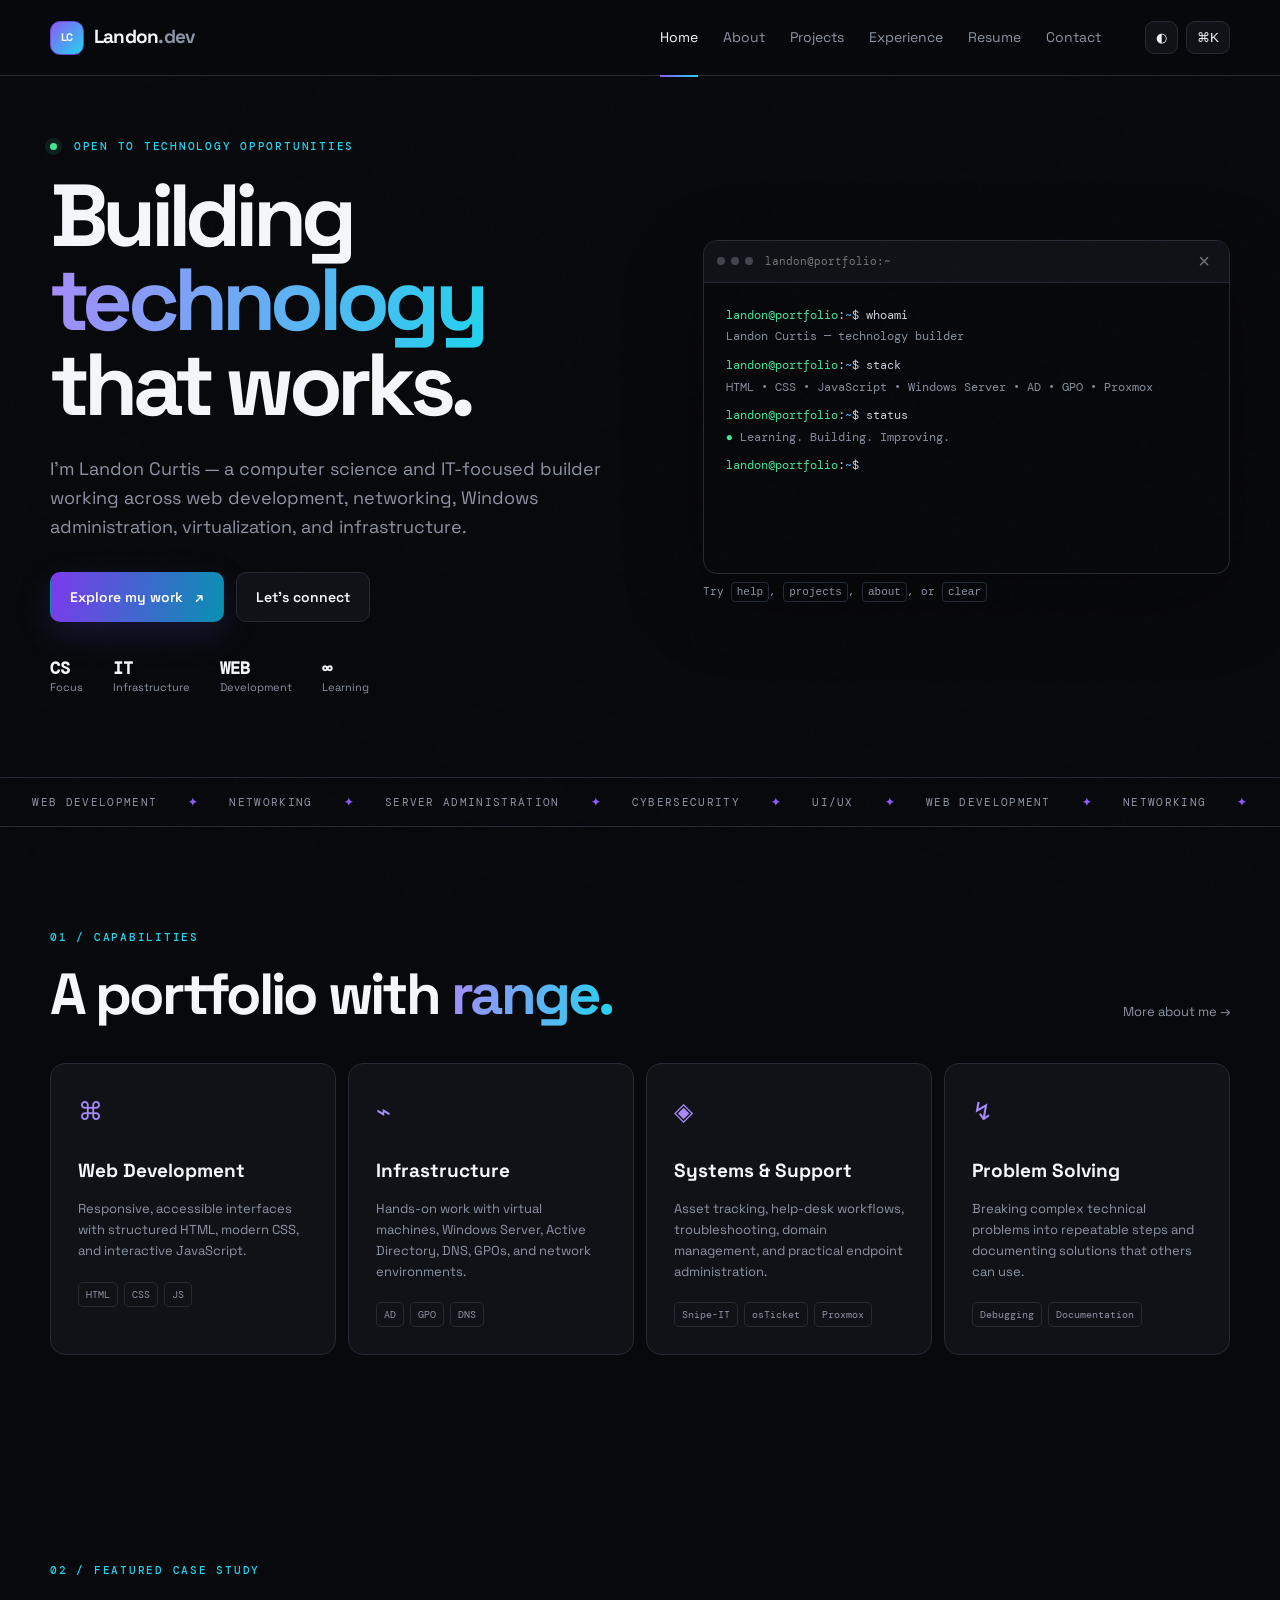
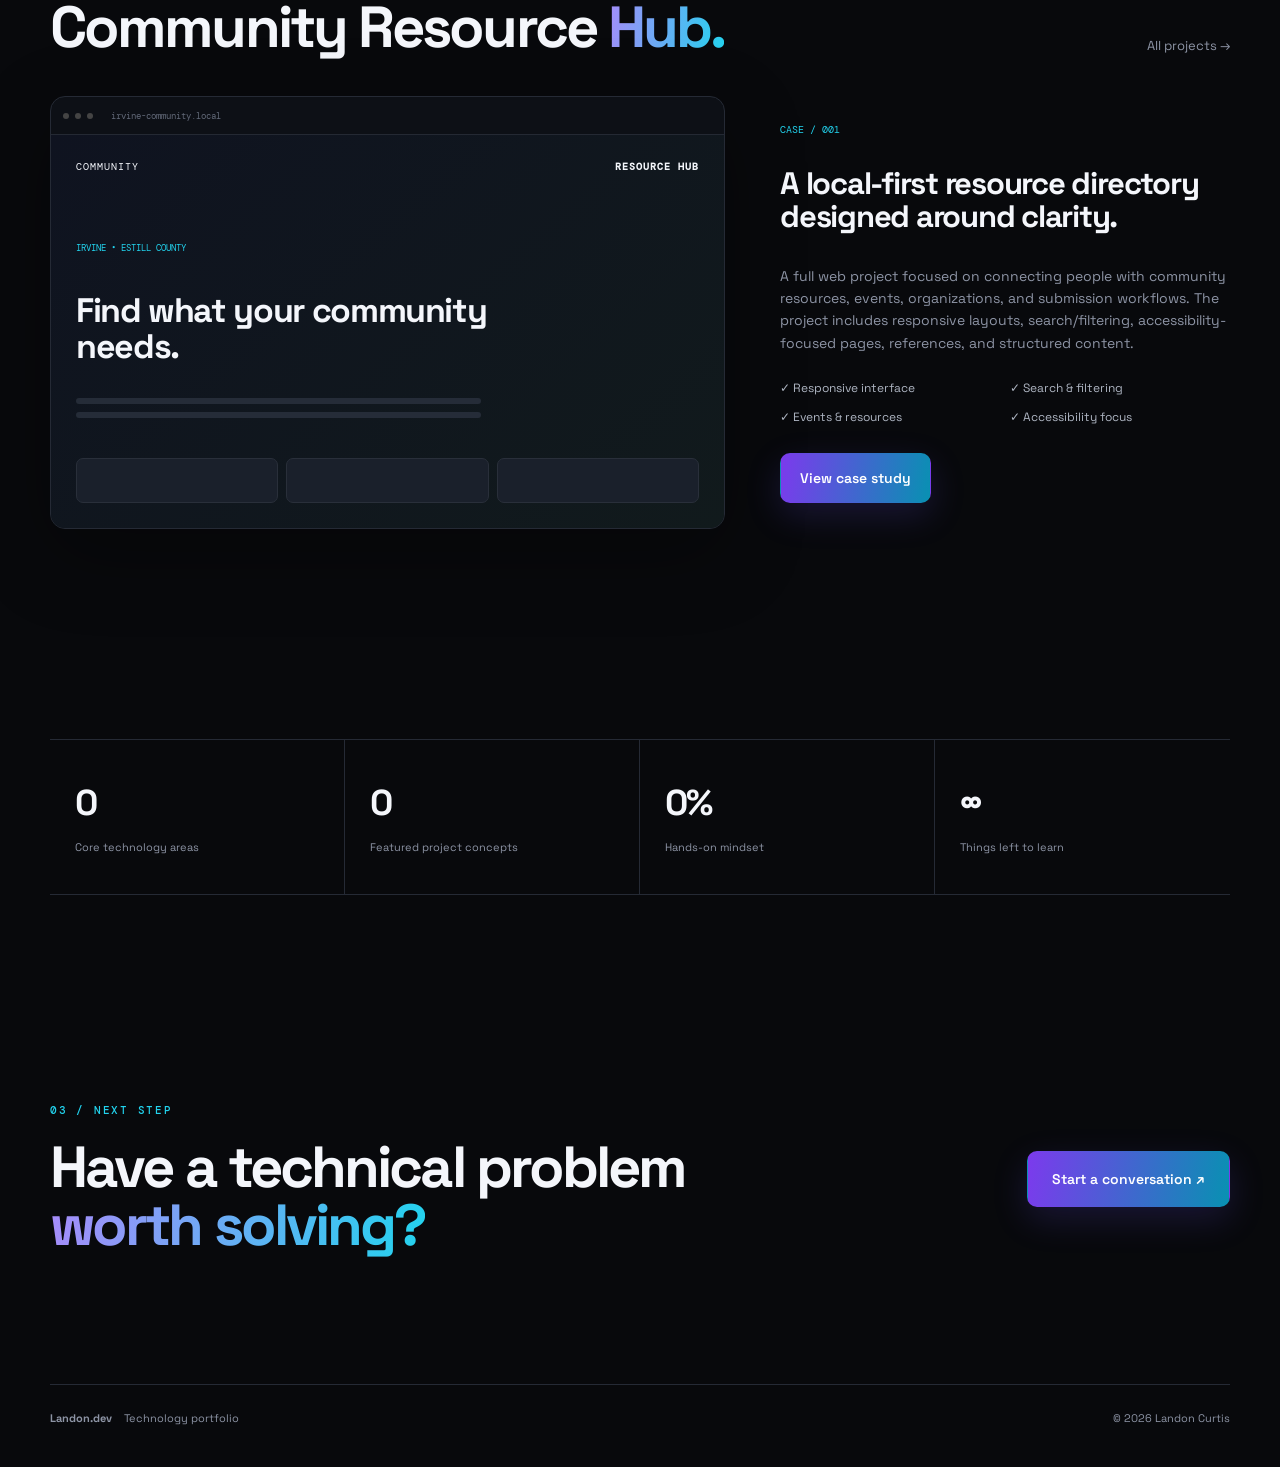
<file: Landon-Curtis-Portfolio/index.html>
<!DOCTYPE html>
<html lang="en">
<head>
<meta charset="UTF-8">
<meta name="viewport" content="width=device-width, initial-scale=1.0">
<meta name="description" content="Landon Curtis — Computer Science, IT, networking, server administration, and web development portfolio.">
<title>Landon Curtis | Technology Portfolio</title>
<link rel="stylesheet" href="assets/styles.css">
</head>
<body>
<div class="noise"></div>
<header class="nav">
  <a class="brand" href="index.html"><span class="brand-mark">LC</span><span>Landon<span class="muted">.dev</span></span></a>
  <button class="nav-toggle" aria-label="Open navigation">☰</button>
  <nav class="nav-links">
    <a class="active" href="index.html">Home</a>
    <a href="about.html">About</a>
    <a href="projects.html">Projects</a>
    <a href="experience.html">Experience</a>
    <a href="resume.html">Resume</a>
    <a href="contact.html">Contact</a>
  </nav>
  <div class="nav-actions">
    <button id="themeBtn" class="icon-btn" title="Toggle theme">◐</button>
    <button id="cmdBtn" class="icon-btn" title="Command palette">⌘K</button>
  </div>
</header>

<main>
<section class="hero shell">
  <div class="hero-copy reveal">
    <div class="eyebrow"><span class="pulse"></span> OPEN TO TECHNOLOGY OPPORTUNITIES</div>
    <h1>Building <span class="gradient-text">technology</span> that works.</h1>
    <p class="hero-lede">I'm Landon Curtis — a computer science and IT-focused builder working across web development, networking, Windows administration, virtualization, and infrastructure.</p>
    <div class="hero-actions">
      <a class="btn primary" href="projects.html">Explore my work <span>↗</span></a>
      <a class="btn ghost" href="contact.html">Let's connect</a>
    </div>
    <div class="quick-stats">
      <div><strong>CS</strong><span>Focus</span></div>
      <div><strong>IT</strong><span>Infrastructure</span></div>
      <div><strong>WEB</strong><span>Development</span></div>
      <div><strong>∞</strong><span>Learning</span></div>
    </div>
  </div>
  <div class="hero-terminal reveal">
    <div class="terminal-window">
      <div class="terminal-top"><div><i></i><i></i><i></i></div><span>landon@portfolio:~</span><button id="terminalClear">×</button></div>
      <div class="terminal-body" id="terminalBody">
        <div><span class="term-green">landon@portfolio</span>:<span class="term-blue">~</span>$ whoami</div>
        <div class="term-output">Landon Curtis — technology builder</div>
        <div><span class="term-green">landon@portfolio</span>:<span class="term-blue">~</span>$ stack</div>
        <div class="term-output">HTML • CSS • JavaScript • Windows Server • AD • GPO • Proxmox</div>
        <div><span class="term-green">landon@portfolio</span>:<span class="term-blue">~</span>$ status</div>
        <div class="term-output"><span class="status-ok">●</span> Learning. Building. Improving.</div>
        <div class="terminal-input"><span class="term-green">landon@portfolio</span>:<span class="term-blue">~</span>$ <input id="termInput" autocomplete="off" aria-label="Terminal command"></div>
      </div>
    </div>
    <div class="terminal-hint">Try <kbd>help</kbd>, <kbd>projects</kbd>, <kbd>about</kbd>, or <kbd>clear</kbd></div>
  </div>
</section>

<section class="ticker"><div class="ticker-track"><span>WEB DEVELOPMENT</span><b>✦</b><span>NETWORKING</span><b>✦</b><span>SERVER ADMINISTRATION</span><b>✦</b><span>CYBERSECURITY</span><b>✦</b><span>UI/UX</span><b>✦</b><span>WEB DEVELOPMENT</span><b>✦</b><span>NETWORKING</span><b>✦</b></div></section>

<section class="section shell">
  <div class="section-head reveal"><div><div class="eyebrow">01 / CAPABILITIES</div><h2>A portfolio with <span class="gradient-text">range.</span></h2></div><a class="text-link" href="about.html">More about me →</a></div>
  <div class="cap-grid">
    <article class="cap-card reveal"><span class="cap-icon">⌘</span><h3>Web Development</h3><p>Responsive, accessible interfaces with structured HTML, modern CSS, and interactive JavaScript.</p><div class="tags"><span>HTML</span><span>CSS</span><span>JS</span></div></article>
    <article class="cap-card reveal"><span class="cap-icon">⌁</span><h3>Infrastructure</h3><p>Hands-on work with virtual machines, Windows Server, Active Directory, DNS, GPOs, and network environments.</p><div class="tags"><span>AD</span><span>GPO</span><span>DNS</span></div></article>
    <article class="cap-card reveal"><span class="cap-icon">◈</span><h3>Systems & Support</h3><p>Asset tracking, help-desk workflows, troubleshooting, domain management, and practical endpoint administration.</p><div class="tags"><span>Snipe-IT</span><span>osTicket</span><span>Proxmox</span></div></article>
    <article class="cap-card reveal"><span class="cap-icon">↯</span><h3>Problem Solving</h3><p>Breaking complex technical problems into repeatable steps and documenting solutions that others can use.</p><div class="tags"><span>Debugging</span><span>Documentation</span></div></article>
  </div>
</section>

<section class="section shell showcase">
  <div class="section-head reveal"><div><div class="eyebrow">02 / FEATURED CASE STUDY</div><h2>Community Resource <span class="gradient-text">Hub.</span></h2></div><a class="text-link" href="projects.html">All projects →</a></div>
  <div class="case-grid reveal">
    <div class="case-visual"><div class="fake-browser"><div class="browser-bar"><span></span><span></span><span></span><label>irvine-community.local</label></div><div class="fake-site"><div class="fake-nav">COMMUNITY <b>RESOURCE HUB</b></div><div class="fake-hero"><small>IRVINE • ESTILL COUNTY</small><h3>Find what your community needs.</h3><div class="fake-lines"><i></i><i></i></div></div><div class="fake-cards"><i></i><i></i><i></i></div></div></div></div>
    <div class="case-copy"><div class="case-number">CASE / 001</div><h3>A local-first resource directory designed around clarity.</h3><p>A full web project focused on connecting people with community resources, events, organizations, and submission workflows. The project includes responsive layouts, search/filtering, accessibility-focused pages, references, and structured content.</p><div class="case-points"><span>✓ Responsive interface</span><span>✓ Search & filtering</span><span>✓ Events & resources</span><span>✓ Accessibility focus</span></div><a class="btn primary" href="projects.html#resource-hub">View case study</a></div>
  </div>
</section>

<section class="section shell">
  <div class="metrics reveal">
    <div><strong data-count="6">0</strong><span>Core technology areas</span></div>
    <div><strong data-count="8">0</strong><span>Featured project concepts</span></div>
    <div><strong data-count="100">0%</strong><span>Hands-on mindset</span></div>
    <div><strong>∞</strong><span>Things left to learn</span></div>
  </div>
</section>

<section class="section shell cta reveal">
  <div><div class="eyebrow">03 / NEXT STEP</div><h2>Have a technical problem<br><span class="gradient-text">worth solving?</span></h2></div>
  <a class="btn primary big" href="contact.html">Start a conversation ↗</a>
</section>
</main>
<footer class="footer shell"><div><b>Landon<span class="muted">.dev</span></b><span>Technology portfolio</span></div><span>© <span id="year"></span> Landon Curtis</span></footer>
<div id="palette" class="palette hidden"><div class="palette-box"><input id="paletteInput" placeholder="Search pages or commands..." autocomplete="off"><div id="paletteResults"></div></div></div>
<script src="assets/app.js"></script>
</body>
</html>
</file>
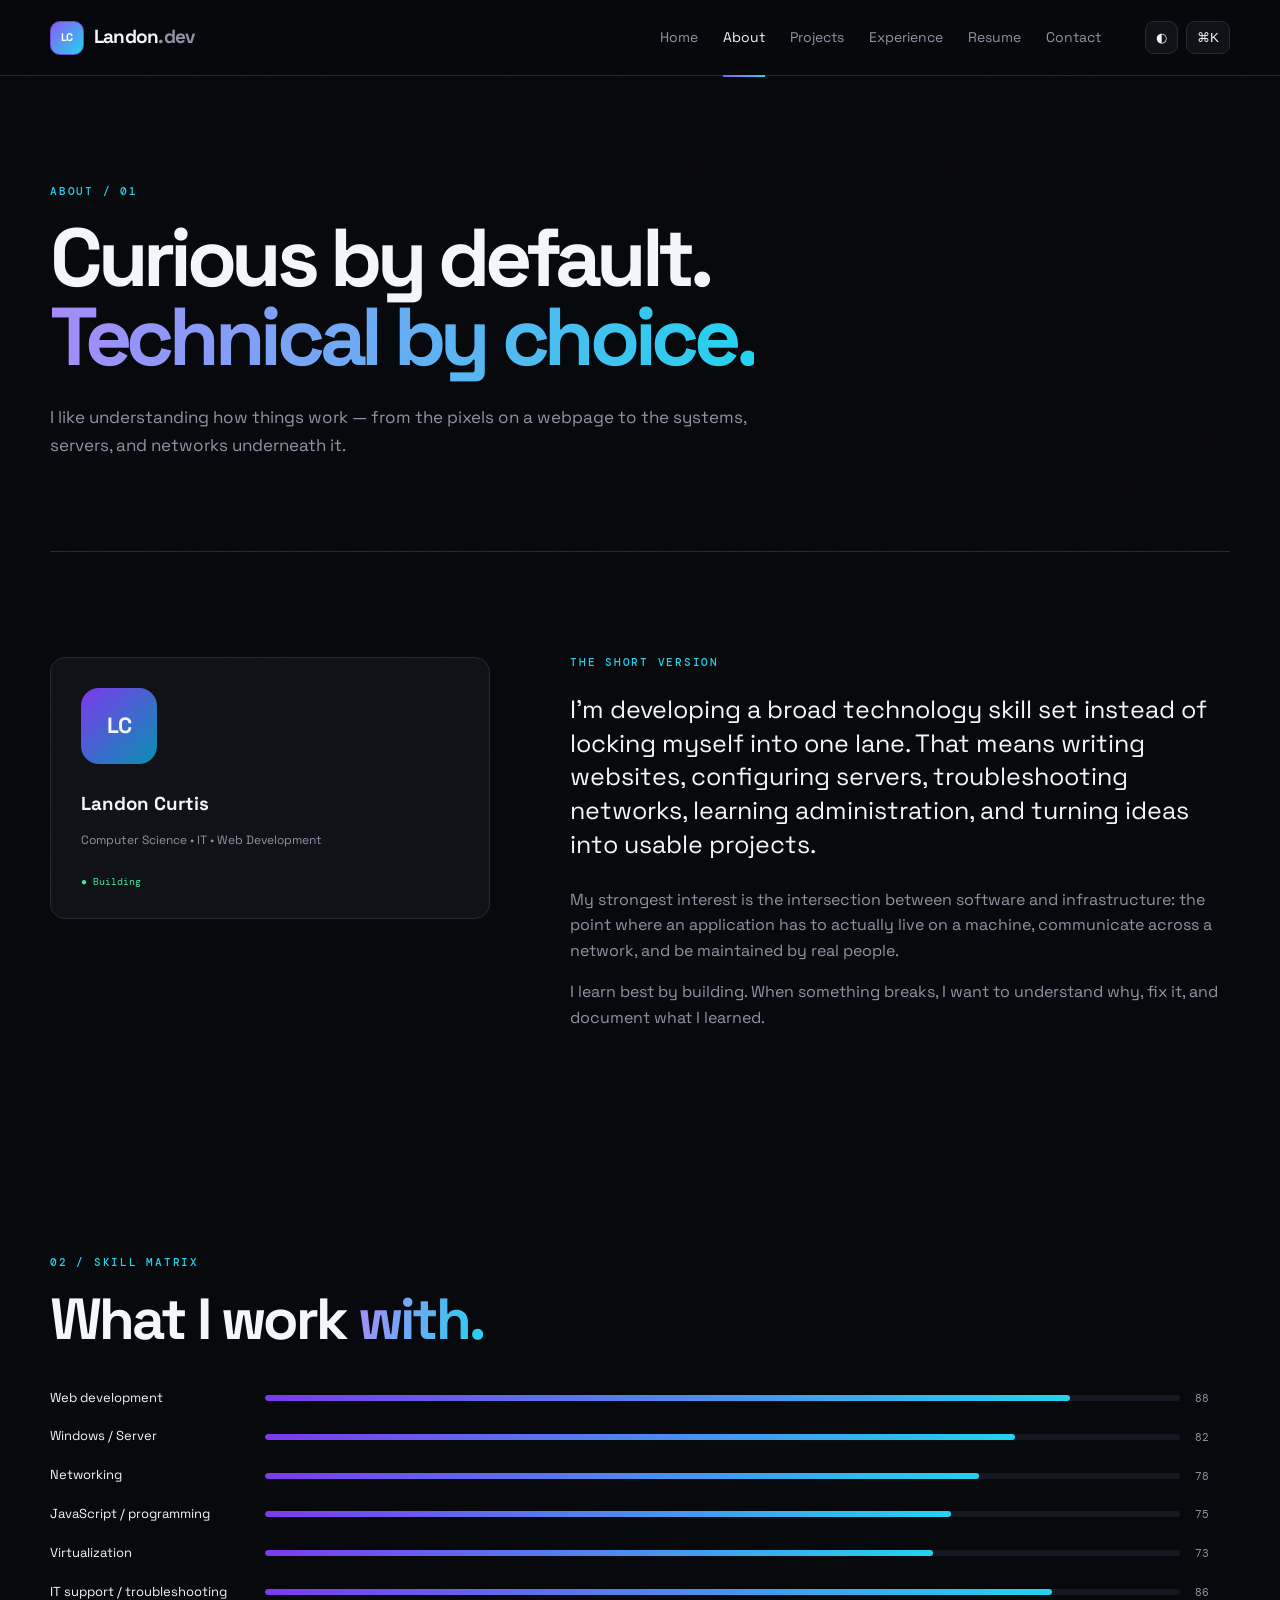
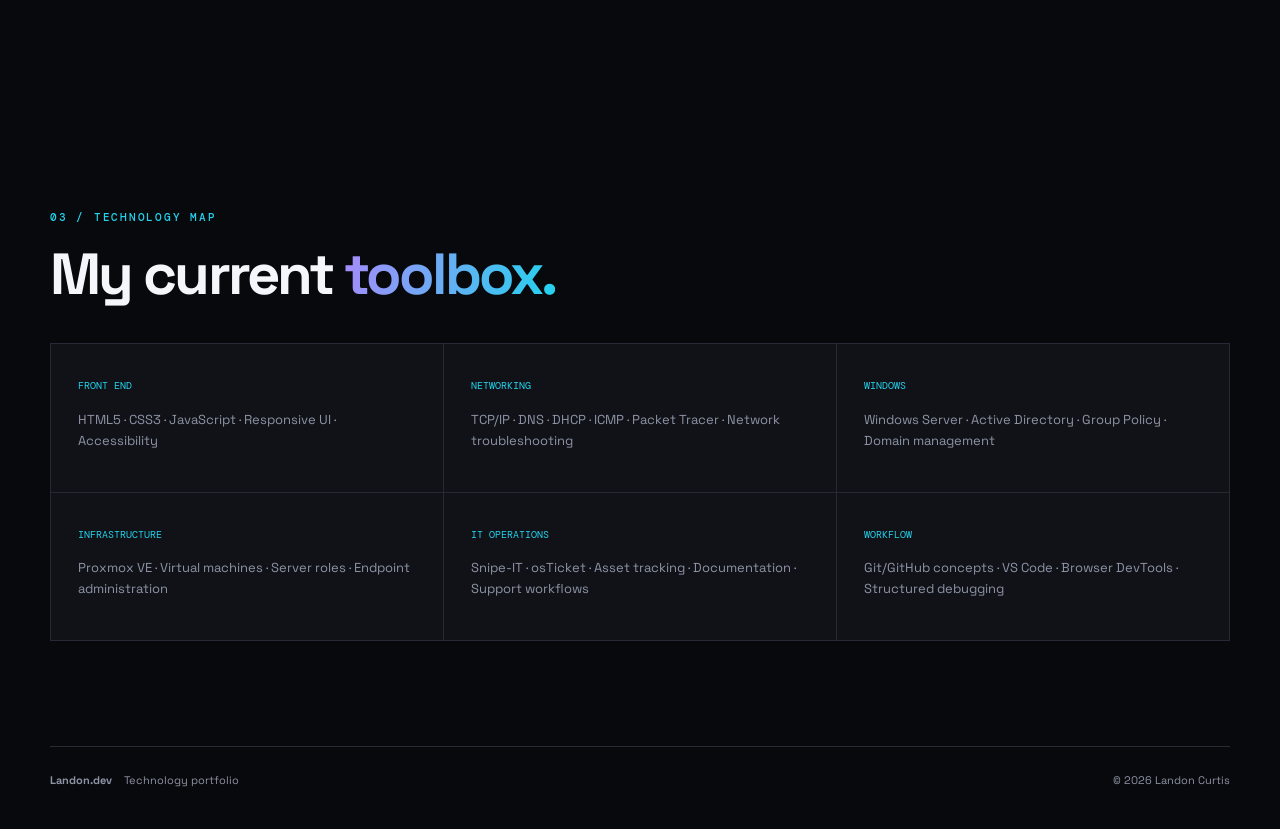
<file: Landon-Curtis-Portfolio/about.html>
<!DOCTYPE html><html lang="en"><head><meta charset="UTF-8"><meta name="viewport" content="width=device-width,initial-scale=1"><meta name="description" content="About Landon Curtis — computer science and IT portfolio."><title>About | Landon Curtis</title><link rel="stylesheet" href="assets/styles.css"></head><body><div class="noise"></div>
<header class="nav"><a class="brand" href="index.html"><span class="brand-mark">LC</span><span>Landon<span class="muted">.dev</span></span></a><button class="nav-toggle">☰</button><nav class="nav-links"><a href="index.html">Home</a><a class="active" href="about.html">About</a><a href="projects.html">Projects</a><a href="experience.html">Experience</a><a href="resume.html">Resume</a><a href="contact.html">Contact</a></nav><div class="nav-actions"><button id="themeBtn" class="icon-btn">◐</button><button id="cmdBtn" class="icon-btn">⌘K</button></div></header>
<main><section class="page-hero shell"><div class="eyebrow">ABOUT / 01</div><h1>Curious by default.<br><span class="gradient-text">Technical by choice.</span></h1><p>I like understanding how things work — from the pixels on a webpage to the systems, servers, and networks underneath it.</p></section>
<section class="section shell split"><div class="profile-card reveal"><div class="avatar">LC</div><div><h3>Landon Curtis</h3><p>Computer Science • IT • Web Development</p></div><span class="availability">● Building</span></div><div class="about-copy reveal"><div class="eyebrow">THE SHORT VERSION</div><p class="large">I'm developing a broad technology skill set instead of locking myself into one lane. That means writing websites, configuring servers, troubleshooting networks, learning administration, and turning ideas into usable projects.</p><p>My strongest interest is the intersection between software and infrastructure: the point where an application has to actually live on a machine, communicate across a network, and be maintained by real people.</p><p>I learn best by building. When something breaks, I want to understand why, fix it, and document what I learned.</p></div></section>
<section class="section shell"><div class="section-head"><div><div class="eyebrow">02 / SKILL MATRIX</div><h2>What I work <span class="gradient-text">with.</span></h2></div></div><div class="skill-matrix"><div class="skill-row"><span>Web development</span><div class="bar"><i style="--w:88%"></i></div><b>88</b></div><div class="skill-row"><span>Windows / Server</span><div class="bar"><i style="--w:82%"></i></div><b>82</b></div><div class="skill-row"><span>Networking</span><div class="bar"><i style="--w:78%"></i></div><b>78</b></div><div class="skill-row"><span>JavaScript / programming</span><div class="bar"><i style="--w:75%"></i></div><b>75</b></div><div class="skill-row"><span>Virtualization</span><div class="bar"><i style="--w:73%"></i></div><b>73</b></div><div class="skill-row"><span>IT support / troubleshooting</span><div class="bar"><i style="--w:86%"></i></div><b>86</b></div></div></section>
<section class="section shell"><div class="section-head"><div><div class="eyebrow">03 / TECHNOLOGY MAP</div><h2>My current <span class="gradient-text">toolbox.</span></h2></div></div><div class="tool-grid"><div><small>FRONT END</small><p>HTML5 · CSS3 · JavaScript · Responsive UI · Accessibility</p></div><div><small>NETWORKING</small><p>TCP/IP · DNS · DHCP · ICMP · Packet Tracer · Network troubleshooting</p></div><div><small>WINDOWS</small><p>Windows Server · Active Directory · Group Policy · Domain management</p></div><div><small>INFRASTRUCTURE</small><p>Proxmox VE · Virtual machines · Server roles · Endpoint administration</p></div><div><small>IT OPERATIONS</small><p>Snipe-IT · osTicket · Asset tracking · Documentation · Support workflows</p></div><div><small>WORKFLOW</small><p>Git/GitHub concepts · VS Code · Browser DevTools · Structured debugging</p></div></div></section></main>
<footer class="footer shell"><div><b>Landon<span class="muted">.dev</span></b><span>Technology portfolio</span></div><span>© <span id="year"></span> Landon Curtis</span></footer><div id="palette" class="palette hidden"><div class="palette-box"><input id="paletteInput" placeholder="Search pages or commands..."><div id="paletteResults"></div></div></div><script src="assets/app.js"></script></body></html>
</file>
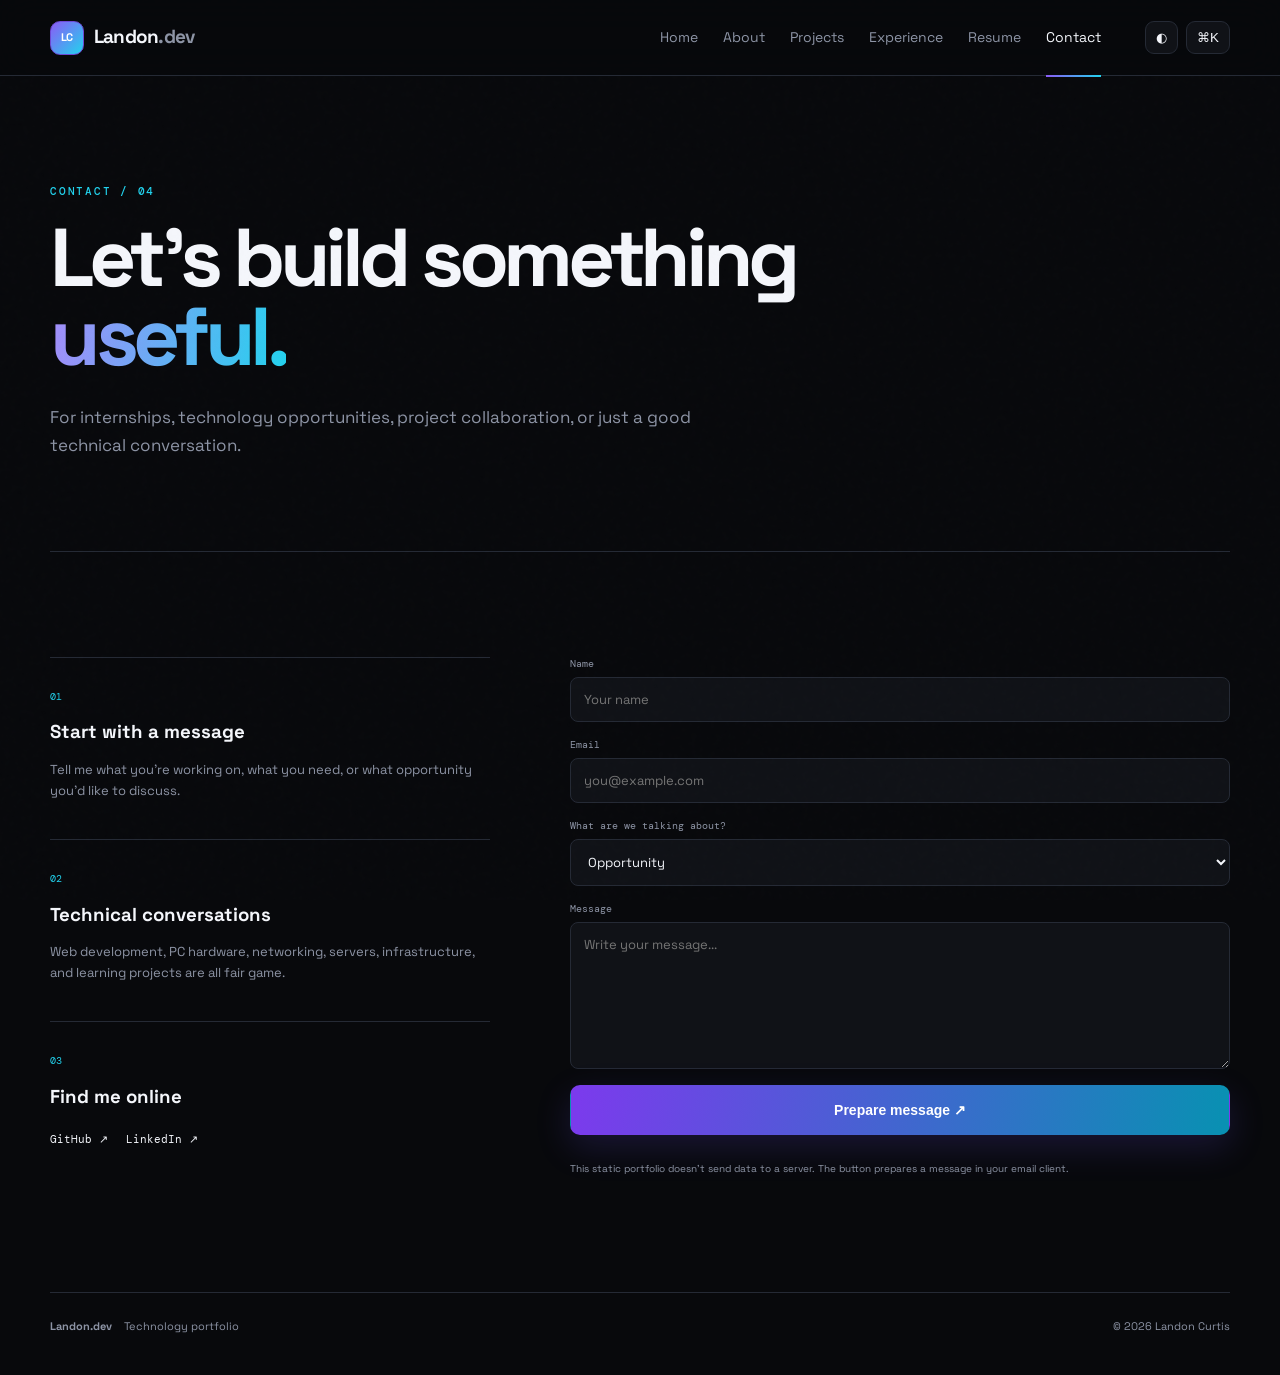
<file: Landon-Curtis-Portfolio/contact.html>
<!DOCTYPE html><html lang="en"><head><meta charset="UTF-8"><meta name="viewport" content="width=device-width,initial-scale=1"><title>Contact | Landon Curtis</title><link rel="stylesheet" href="assets/styles.css"></head><body><div class="noise"></div>
<header class="nav"><a class="brand" href="index.html"><span class="brand-mark">LC</span><span>Landon<span class="muted">.dev</span></span></a><button class="nav-toggle">☰</button><nav class="nav-links"><a href="index.html">Home</a><a href="about.html">About</a><a href="projects.html">Projects</a><a href="experience.html">Experience</a><a href="resume.html">Resume</a><a class="active" href="contact.html">Contact</a></nav><div class="nav-actions"><button id="themeBtn" class="icon-btn">◐</button><button id="cmdBtn" class="icon-btn">⌘K</button></div></header>
<main><section class="page-hero shell"><div class="eyebrow">CONTACT / 04</div><h1>Let's build something<br><span class="gradient-text">useful.</span></h1><p>For internships, technology opportunities, project collaboration, or just a good technical conversation.</p></section>
<section class="section shell contact-grid"><div class="contact-info reveal"><div class="contact-card"><span>01</span><h3>Start with a message</h3><p>Tell me what you're working on, what you need, or what opportunity you'd like to discuss.</p></div><div class="contact-card"><span>02</span><h3>Technical conversations</h3><p>Web development, PC hardware, networking, servers, infrastructure, and learning projects are all fair game.</p></div><div class="contact-card"><span>03</span><h3>Find me online</h3><div class="socials"><a href="#" aria-label="GitHub placeholder">GitHub ↗</a><a href="#" aria-label="LinkedIn placeholder">LinkedIn ↗</a></div></div></div>
<form class="contact-form reveal" id="contactForm"><label>Name<input required name="name" placeholder="Your name"></label><label>Email<input required type="email" name="email" placeholder="you@example.com"></label><label>What are we talking about?<select name="topic"><option>Opportunity</option><option>Project collaboration</option><option>Technology question</option><option>Other</option></select></label><label>Message<textarea required name="message" rows="7" placeholder="Write your message..."></textarea></label><button class="btn primary big" type="submit">Prepare message ↗</button><p class="form-note">This static portfolio doesn't send data to a server. The button prepares a message in your email client.</p></form></section></main>
<footer class="footer shell"><div><b>Landon<span class="muted">.dev</span></b><span>Technology portfolio</span></div><span>© <span id="year"></span> Landon Curtis</span></footer><div id="palette" class="palette hidden"><div class="palette-box"><input id="paletteInput" placeholder="Search pages or commands..."><div id="paletteResults"></div></div></div><script src="assets/app.js"></script></body></html>
</file>
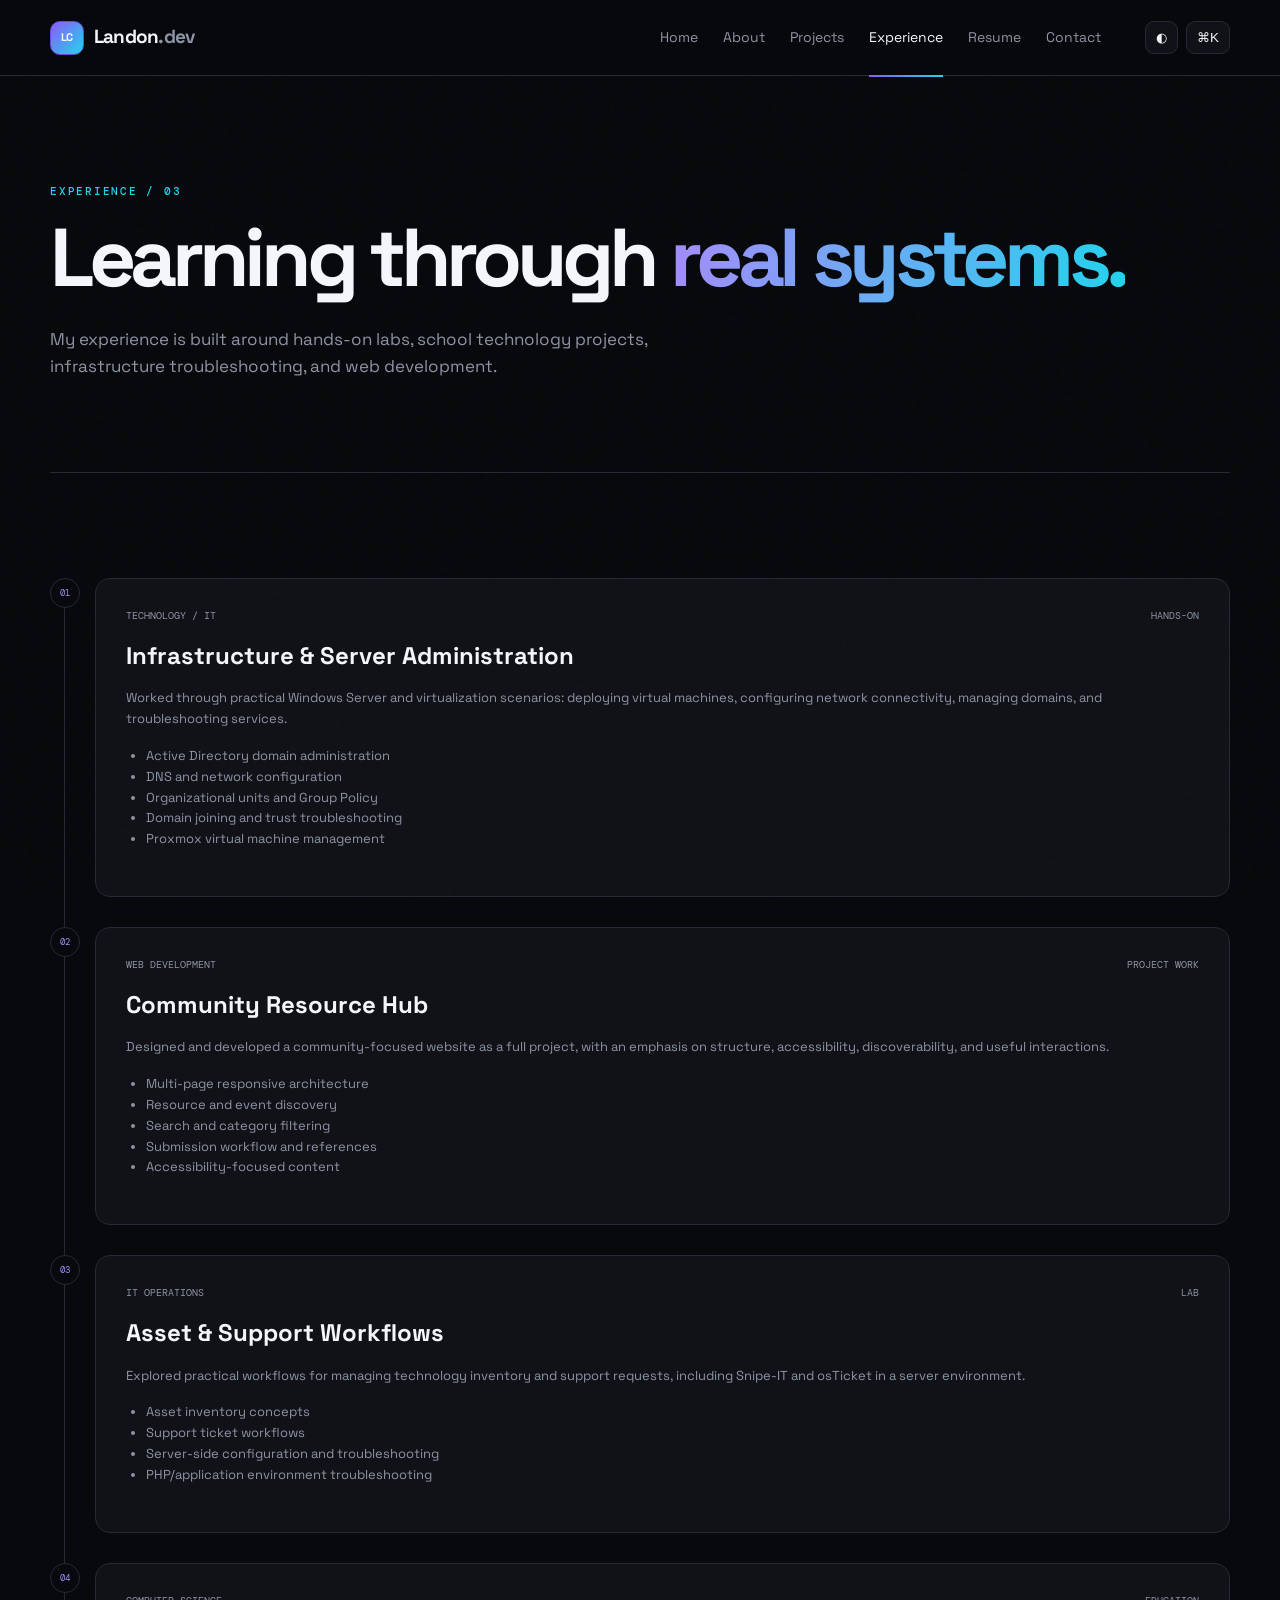
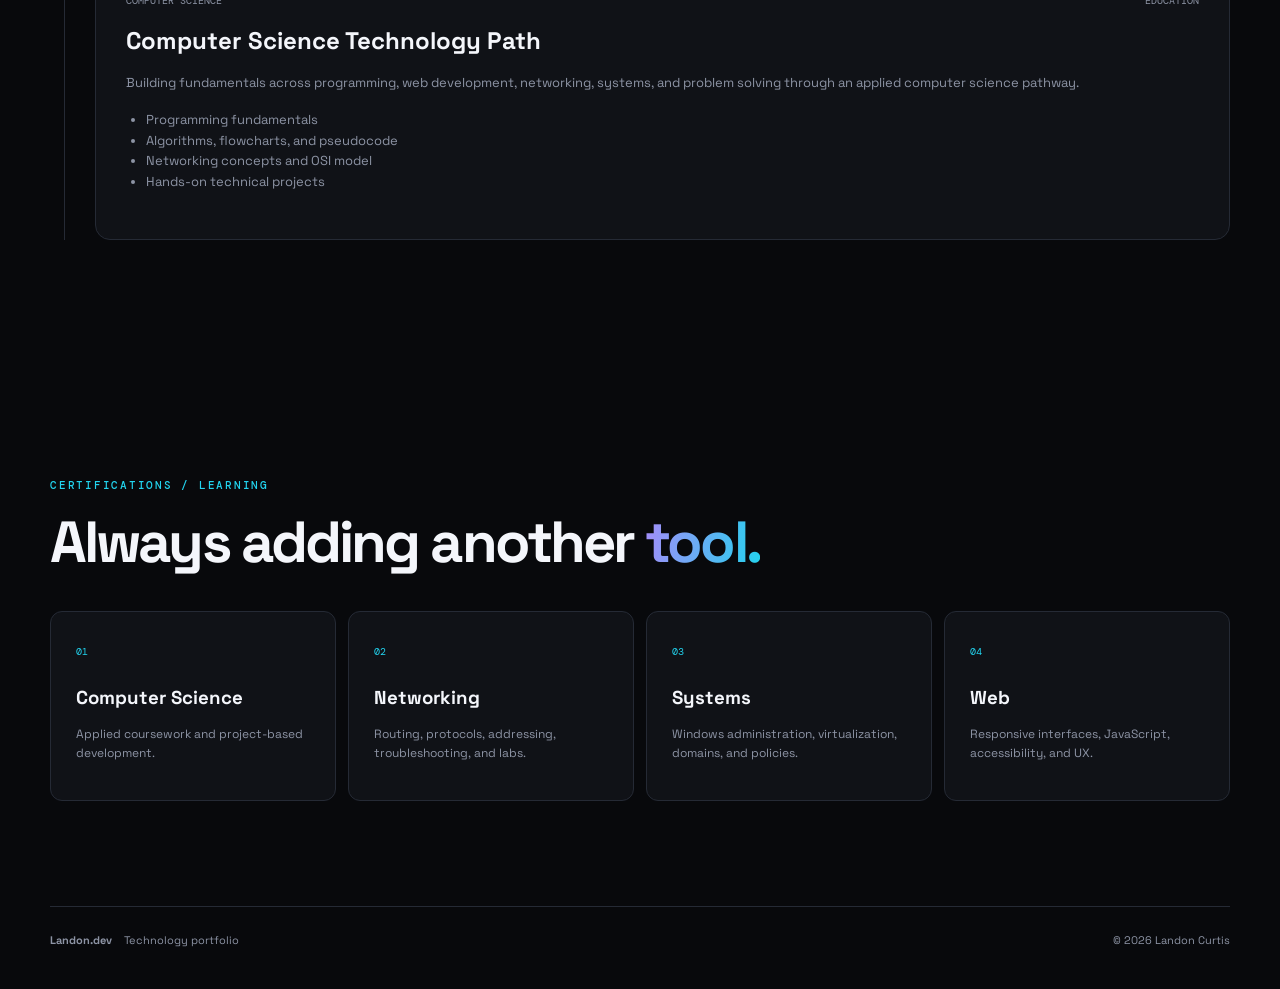
<file: Landon-Curtis-Portfolio/experience.html>
<!DOCTYPE html><html lang="en"><head><meta charset="UTF-8"><meta name="viewport" content="width=device-width,initial-scale=1"><title>Experience | Landon Curtis</title><link rel="stylesheet" href="assets/styles.css"></head><body><div class="noise"></div>
<header class="nav"><a class="brand" href="index.html"><span class="brand-mark">LC</span><span>Landon<span class="muted">.dev</span></span></a><button class="nav-toggle">☰</button><nav class="nav-links"><a href="index.html">Home</a><a href="about.html">About</a><a href="projects.html">Projects</a><a class="active" href="experience.html">Experience</a><a href="resume.html">Resume</a><a href="contact.html">Contact</a></nav><div class="nav-actions"><button id="themeBtn" class="icon-btn">◐</button><button id="cmdBtn" class="icon-btn">⌘K</button></div></header>
<main><section class="page-hero shell"><div class="eyebrow">EXPERIENCE / 03</div><h1>Learning through <span class="gradient-text">real systems.</span></h1><p>My experience is built around hands-on labs, school technology projects, infrastructure troubleshooting, and web development.</p></section>
<section class="section shell"><div class="timeline">
<article class="timeline-item reveal"><div class="timeline-marker">01</div><div class="timeline-card"><div class="timeline-meta"><span>TECHNOLOGY / IT</span><span>HANDS-ON</span></div><h2>Infrastructure & Server Administration</h2><p>Worked through practical Windows Server and virtualization scenarios: deploying virtual machines, configuring network connectivity, managing domains, and troubleshooting services.</p><ul><li>Active Directory domain administration</li><li>DNS and network configuration</li><li>Organizational units and Group Policy</li><li>Domain joining and trust troubleshooting</li><li>Proxmox virtual machine management</li></ul></div></article>
<article class="timeline-item reveal"><div class="timeline-marker">02</div><div class="timeline-card"><div class="timeline-meta"><span>WEB DEVELOPMENT</span><span>PROJECT WORK</span></div><h2>Community Resource Hub</h2><p>Designed and developed a community-focused website as a full project, with an emphasis on structure, accessibility, discoverability, and useful interactions.</p><ul><li>Multi-page responsive architecture</li><li>Resource and event discovery</li><li>Search and category filtering</li><li>Submission workflow and references</li><li>Accessibility-focused content</li></ul></div></article>
<article class="timeline-item reveal"><div class="timeline-marker">03</div><div class="timeline-card"><div class="timeline-meta"><span>IT OPERATIONS</span><span>LAB</span></div><h2>Asset & Support Workflows</h2><p>Explored practical workflows for managing technology inventory and support requests, including Snipe-IT and osTicket in a server environment.</p><ul><li>Asset inventory concepts</li><li>Support ticket workflows</li><li>Server-side configuration and troubleshooting</li><li>PHP/application environment troubleshooting</li></ul></div></article>
<article class="timeline-item reveal"><div class="timeline-marker">04</div><div class="timeline-card"><div class="timeline-meta"><span>COMPUTER SCIENCE</span><span>EDUCATION</span></div><h2>Computer Science Technology Path</h2><p>Building fundamentals across programming, web development, networking, systems, and problem solving through an applied computer science pathway.</p><ul><li>Programming fundamentals</li><li>Algorithms, flowcharts, and pseudocode</li><li>Networking concepts and OSI model</li><li>Hands-on technical projects</li></ul></div></article>
</div></section>
<section class="section shell"><div class="section-head"><div><div class="eyebrow">CERTIFICATIONS / LEARNING</div><h2>Always adding another <span class="gradient-text">tool.</span></h2></div></div><div class="cert-grid"><div class="cert"><span>01</span><h3>Computer Science</h3><p>Applied coursework and project-based development.</p></div><div class="cert"><span>02</span><h3>Networking</h3><p>Routing, protocols, addressing, troubleshooting, and labs.</p></div><div class="cert"><span>03</span><h3>Systems</h3><p>Windows administration, virtualization, domains, and policies.</p></div><div class="cert"><span>04</span><h3>Web</h3><p>Responsive interfaces, JavaScript, accessibility, and UX.</p></div></div></section></main>
<footer class="footer shell"><div><b>Landon<span class="muted">.dev</span></b><span>Technology portfolio</span></div><span>© <span id="year"></span> Landon Curtis</span></footer><div id="palette" class="palette hidden"><div class="palette-box"><input id="paletteInput" placeholder="Search pages or commands..."><div id="paletteResults"></div></div></div><script src="assets/app.js"></script></body></html>
</file>
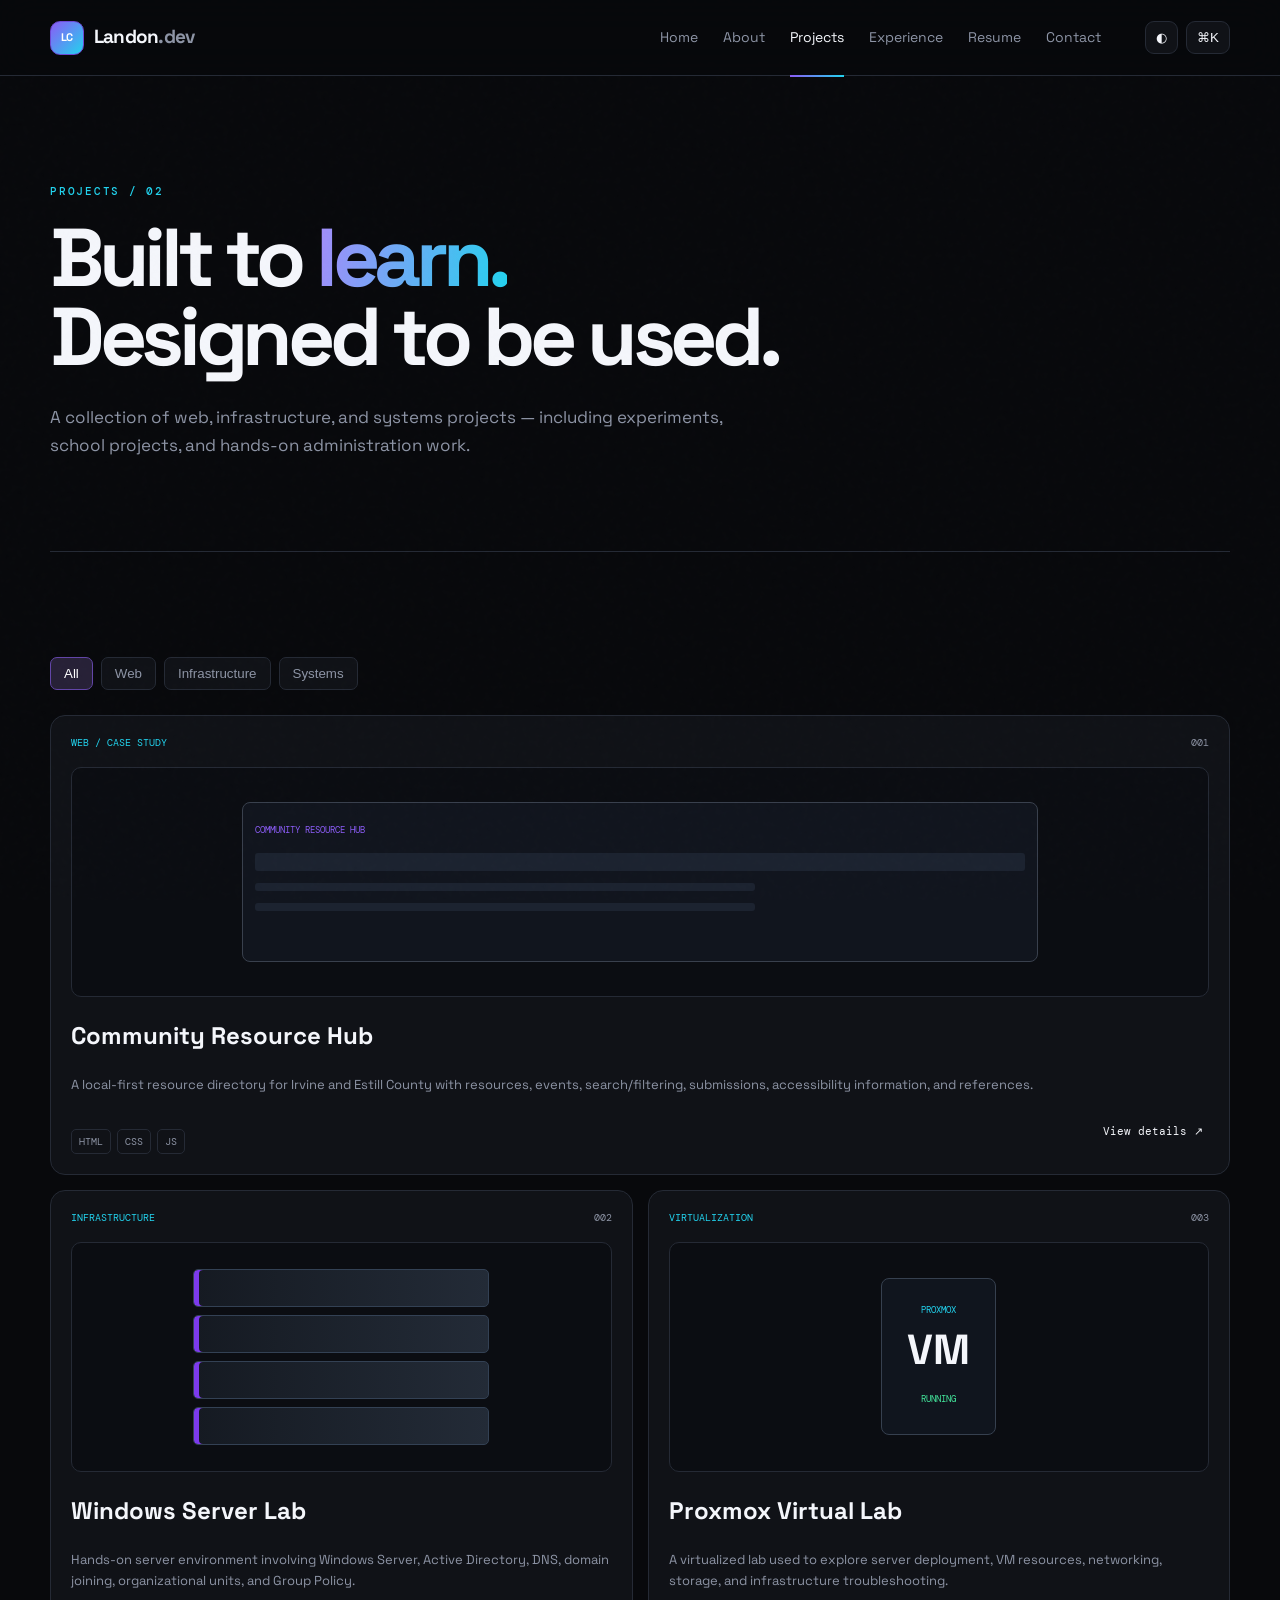
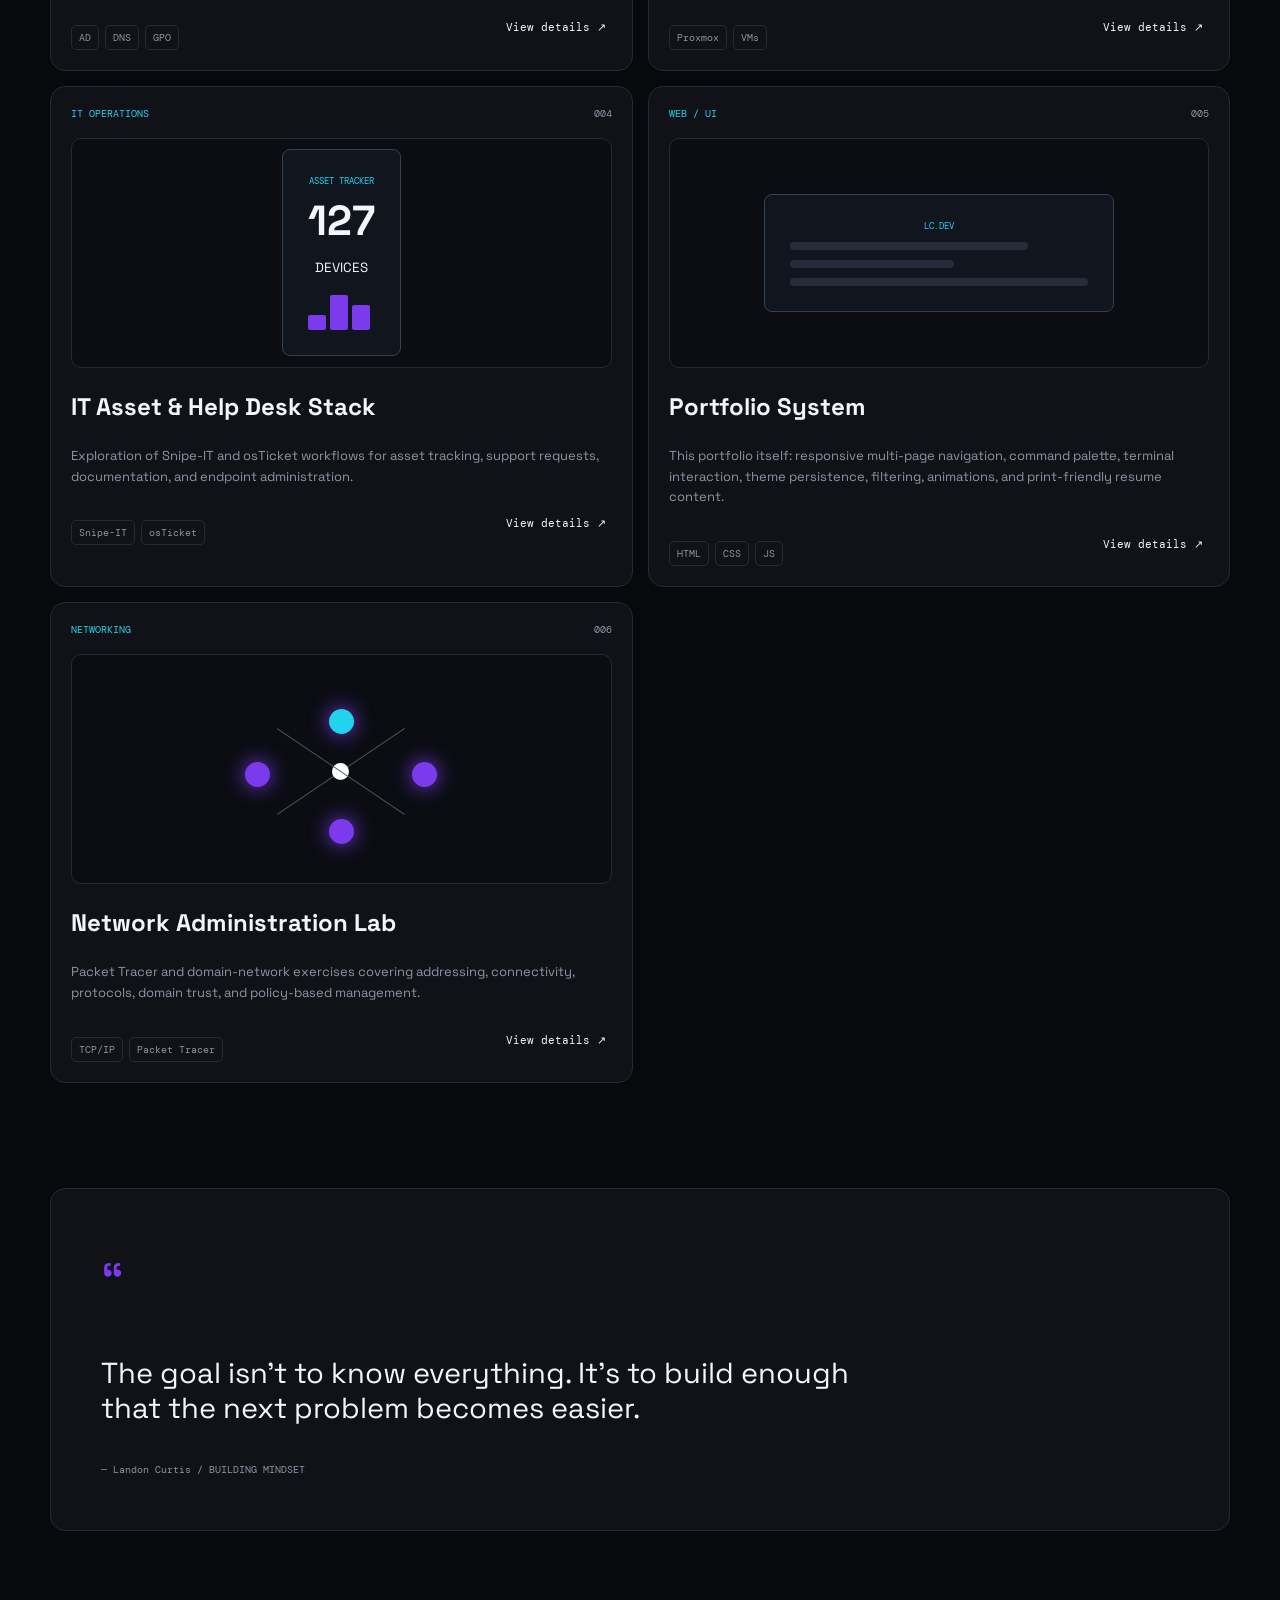
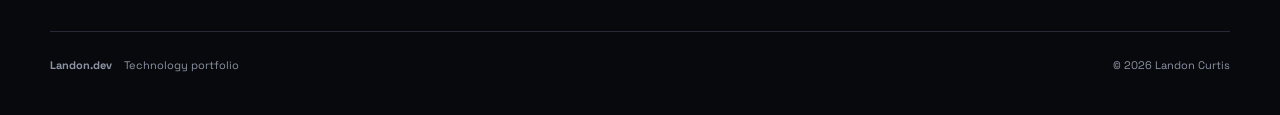
<file: Landon-Curtis-Portfolio/projects.html>
<!DOCTYPE html><html lang="en"><head><meta charset="UTF-8"><meta name="viewport" content="width=device-width,initial-scale=1"><meta name="description" content="Projects by Landon Curtis."><title>Projects | Landon Curtis</title><link rel="stylesheet" href="assets/styles.css"></head><body><div class="noise"></div>
<header class="nav"><a class="brand" href="index.html"><span class="brand-mark">LC</span><span>Landon<span class="muted">.dev</span></span></a><button class="nav-toggle">☰</button><nav class="nav-links"><a href="index.html">Home</a><a href="about.html">About</a><a class="active" href="projects.html">Projects</a><a href="experience.html">Experience</a><a href="resume.html">Resume</a><a href="contact.html">Contact</a></nav><div class="nav-actions"><button id="themeBtn" class="icon-btn">◐</button><button id="cmdBtn" class="icon-btn">⌘K</button></div></header>
<main><section class="page-hero shell"><div class="eyebrow">PROJECTS / 02</div><h1>Built to <span class="gradient-text">learn.</span><br>Designed to be used.</h1><p>A collection of web, infrastructure, and systems projects — including experiments, school projects, and hands-on administration work.</p></section>
<section class="section shell"><div class="filterbar"><button class="filter active" data-filter="all">All</button><button class="filter" data-filter="web">Web</button><button class="filter" data-filter="infra">Infrastructure</button><button class="filter" data-filter="systems">Systems</button></div>
<div class="project-grid">
<article id="resource-hub" class="project-card featured reveal" data-cat="web"><div class="project-top"><span class="project-type">WEB / CASE STUDY</span><span>001</span></div><div class="project-art art-hub"><div class="mini-browser"><span>COMMUNITY RESOURCE HUB</span><div></div><div></div><div></div></div></div><h2>Community Resource Hub</h2><p>A local-first resource directory for Irvine and Estill County with resources, events, search/filtering, submissions, accessibility information, and references.</p><div class="project-bottom"><div class="tags"><span>HTML</span><span>CSS</span><span>JS</span></div><button class="details-btn" data-project="hub">View details ↗</button></div></article>
<article class="project-card reveal" data-cat="infra"><div class="project-top"><span class="project-type">INFRASTRUCTURE</span><span>002</span></div><div class="project-art art-server"><div class="server-rack"><i></i><i></i><i></i><i></i></div></div><h2>Windows Server Lab</h2><p>Hands-on server environment involving Windows Server, Active Directory, DNS, domain joining, organizational units, and Group Policy.</p><div class="project-bottom"><div class="tags"><span>AD</span><span>DNS</span><span>GPO</span></div><button class="details-btn" data-project="server">View details ↗</button></div></article>
<article class="project-card reveal" data-cat="infra"><div class="project-top"><span class="project-type">VIRTUALIZATION</span><span>003</span></div><div class="project-art art-vm"><div class="vm-box"><span>PROXMOX</span><b>VM</b><em>RUNNING</em></div></div><h2>Proxmox Virtual Lab</h2><p>A virtualized lab used to explore server deployment, VM resources, networking, storage, and infrastructure troubleshooting.</p><div class="project-bottom"><div class="tags"><span>Proxmox</span><span>VMs</span></div><button class="details-btn" data-project="proxmox">View details ↗</button></div></article>
<article class="project-card reveal" data-cat="systems"><div class="project-top"><span class="project-type">IT OPERATIONS</span><span>004</span></div><div class="project-art art-assets"><div class="asset-ui"><span>ASSET TRACKER</span><b>127</b><small>DEVICES</small><div class="bars"><i></i><i></i><i></i></div></div></div><h2>IT Asset & Help Desk Stack</h2><p>Exploration of Snipe-IT and osTicket workflows for asset tracking, support requests, documentation, and endpoint administration.</p><div class="project-bottom"><div class="tags"><span>Snipe-IT</span><span>osTicket</span></div><button class="details-btn" data-project="ops">View details ↗</button></div></article>
<article class="project-card reveal" data-cat="web"><div class="project-top"><span class="project-type">WEB / UI</span><span>005</span></div><div class="project-art art-portfolio"><div class="portfolio-ui"><span>LC.DEV</span><div></div><div></div><div></div></div></div><h2>Portfolio System</h2><p>This portfolio itself: responsive multi-page navigation, command palette, terminal interaction, theme persistence, filtering, animations, and print-friendly resume content.</p><div class="project-bottom"><div class="tags"><span>HTML</span><span>CSS</span><span>JS</span></div><button class="details-btn" data-project="portfolio">View details ↗</button></div></article>
<article class="project-card reveal" data-cat="systems"><div class="project-top"><span class="project-type">NETWORKING</span><span>006</span></div><div class="project-art art-network"><div class="nodes"><i></i><i></i><i></i><i></i><b></b></div></div><h2>Network Administration Lab</h2><p>Packet Tracer and domain-network exercises covering addressing, connectivity, protocols, domain trust, and policy-based management.</p><div class="project-bottom"><div class="tags"><span>TCP/IP</span><span>Packet Tracer</span></div><button class="details-btn" data-project="network">View details ↗</button></div></article>
</div></section>
<section class="section shell quote-card"><span>“</span><p>The goal isn't to know everything. It's to build enough that the next problem becomes easier.</p><small>— Landon Curtis / BUILDING MINDSET</small></section></main>
<footer class="footer shell"><div><b>Landon<span class="muted">.dev</span></b><span>Technology portfolio</span></div><span>© <span id="year"></span> Landon Curtis</span></footer>
<div id="modal" class="modal hidden"><div class="modal-box"><button class="modal-close">×</button><div id="modalContent"></div></div></div><div id="palette" class="palette hidden"><div class="palette-box"><input id="paletteInput" placeholder="Search pages or commands..."><div id="paletteResults"></div></div></div><script src="assets/app.js"></script></body></html>
</file>
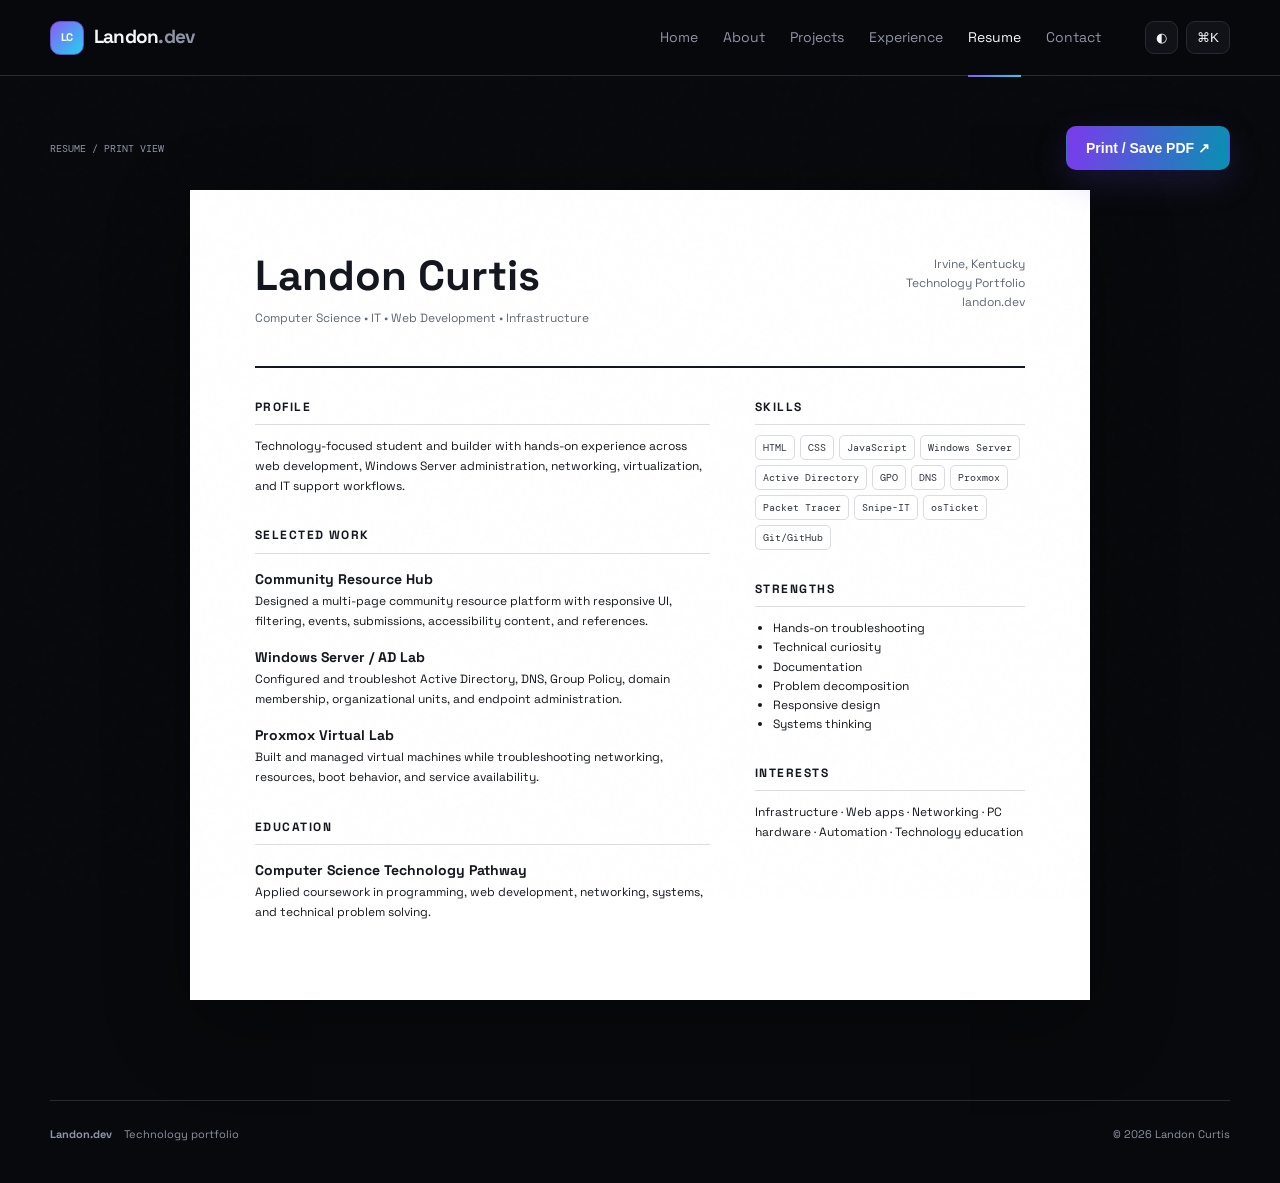
<file: Landon-Curtis-Portfolio/resume.html>
<!DOCTYPE html><html lang="en"><head><meta charset="UTF-8"><meta name="viewport" content="width=device-width,initial-scale=1"><title>Resume | Landon Curtis</title><link rel="stylesheet" href="assets/styles.css"></head><body><div class="noise"></div>
<header class="nav no-print"><a class="brand" href="index.html"><span class="brand-mark">LC</span><span>Landon<span class="muted">.dev</span></span></a><button class="nav-toggle">☰</button><nav class="nav-links"><a href="index.html">Home</a><a href="about.html">About</a><a href="projects.html">Projects</a><a href="experience.html">Experience</a><a class="active" href="resume.html">Resume</a><a href="contact.html">Contact</a></nav><div class="nav-actions"><button id="themeBtn" class="icon-btn">◐</button><button id="cmdBtn" class="icon-btn">⌘K</button></div></header>
<main><section class="resume-wrap shell"><div class="resume-toolbar no-print"><span>RESUME / PRINT VIEW</span><button class="btn primary" onclick="window.print()">Print / Save PDF ↗</button></div><article class="resume-page"><header class="resume-header"><div><h1>Landon Curtis</h1><p>Computer Science • IT • Web Development • Infrastructure</p></div><div class="resume-contact">Irvine, Kentucky<br>Technology Portfolio<br>landon.dev</div></header><div class="resume-grid"><section><h2>Profile</h2><p>Technology-focused student and builder with hands-on experience across web development, Windows Server administration, networking, virtualization, and IT support workflows.</p><h2>Selected Work</h2><div class="resume-item"><h3>Community Resource Hub</h3><p>Designed a multi-page community resource platform with responsive UI, filtering, events, submissions, accessibility content, and references.</p></div><div class="resume-item"><h3>Windows Server / AD Lab</h3><p>Configured and troubleshot Active Directory, DNS, Group Policy, domain membership, organizational units, and endpoint administration.</p></div><div class="resume-item"><h3>Proxmox Virtual Lab</h3><p>Built and managed virtual machines while troubleshooting networking, resources, boot behavior, and service availability.</p></div><h2>Education</h2><div class="resume-item"><h3>Computer Science Technology Pathway</h3><p>Applied coursework in programming, web development, networking, systems, and technical problem solving.</p></div></section><aside><h2>Skills</h2><div class="resume-tags"><span>HTML</span><span>CSS</span><span>JavaScript</span><span>Windows Server</span><span>Active Directory</span><span>GPO</span><span>DNS</span><span>Proxmox</span><span>Packet Tracer</span><span>Snipe-IT</span><span>osTicket</span><span>Git/GitHub</span></div><h2>Strengths</h2><ul class="resume-list"><li>Hands-on troubleshooting</li><li>Technical curiosity</li><li>Documentation</li><li>Problem decomposition</li><li>Responsive design</li><li>Systems thinking</li></ul><h2>Interests</h2><p>Infrastructure · Web apps · Networking · PC hardware · Automation · Technology education</p></aside></div></article></section></main>
<footer class="footer shell no-print"><div><b>Landon<span class="muted">.dev</span></b><span>Technology portfolio</span></div><span>© <span id="year"></span> Landon Curtis</span></footer><div id="palette" class="palette hidden"><div class="palette-box"><input id="paletteInput" placeholder="Search pages or commands..."><div id="paletteResults"></div></div></div><script src="assets/app.js"></script></body></html>
</file>
<file: Landon-Curtis-Portfolio/assets/styles.css>
@import url('https://fonts.googleapis.com/css2?family=DM+Mono:wght@400;500&family=Space+Grotesk:wght@400;500;600;700&display=swap');
:root{--bg:#08090c;--panel:#101217;--panel2:#151820;--text:#f4f6fb;--muted:#8d94a5;--line:#252a35;--accent:#8b5cf6;--accent2:#22d3ee;--green:#43e59b;--shadow:0 25px 80px rgba(0,0,0,.32)}
[data-theme=light]{--bg:#f4f5f8;--panel:#fff;--panel2:#eef0f5;--text:#11131a;--muted:#646b7a;--line:#dfe2e8;--shadow:0 25px 70px rgba(24,30,45,.12)}
*{box-sizing:border-box}html{scroll-behavior:smooth}body{margin:0;background:var(--bg);color:var(--text);font-family:"Space Grotesk",sans-serif;line-height:1.6}a{color:inherit;text-decoration:none}.noise{position:fixed;inset:0;pointer-events:none;opacity:.035;background-image:url("data:image/svg+xml,%3Csvg viewBox='0 0 160 160' xmlns='http://www.w3.org/2000/svg'%3E%3Cfilter id='n'%3E%3CfeTurbulence type='fractalNoise' baseFrequency='.9' numOctaves='3' stitchTiles='stitch'/%3E%3C/filter%3E%3Crect width='100%25' height='100%25' filter='url(%23n)' opacity='.35'/%3E%3C/svg%3E");z-index:10}.shell{width:min(1180px,calc(100% - 40px));margin:auto}.nav{height:76px;border-bottom:1px solid var(--line);display:flex;align-items:center;gap:34px;padding:0 max(20px,calc((100vw - 1180px)/2));position:sticky;top:0;background:color-mix(in srgb,var(--bg) 87%,transparent);backdrop-filter:blur(18px);z-index:20}.brand{display:flex;align-items:center;gap:10px;font-weight:700;letter-spacing:-.04em;font-size:19px}.brand-mark{display:grid;place-items:center;width:34px;height:34px;border:1px solid #6d4ad5;background:linear-gradient(135deg,#8b5cf6,#22d3ee);color:#fff;border-radius:10px;font-size:11px}.muted{color:var(--muted)}.nav-links{display:flex;gap:25px;margin-left:auto}.nav-links a{font-size:14px;color:var(--muted);position:relative}.nav-links a:hover,.nav-links .active{color:var(--text)}.nav-links .active:after{content:"";position:absolute;left:0;right:0;bottom:-28px;height:2px;background:linear-gradient(90deg,var(--accent),var(--accent2))}.nav-actions{display:flex;gap:8px;margin-left:10px}.icon-btn,.nav-toggle{border:1px solid var(--line);background:var(--panel);color:var(--text);border-radius:9px;padding:8px 10px;cursor:pointer}.nav-toggle{display:none}.hero{min-height:670px;display:grid;grid-template-columns:1.05fr .95fr;gap:70px;align-items:center;padding-top:65px;padding-bottom:80px}.eyebrow{font:500 11px/1 "DM Mono",monospace;letter-spacing:.16em;color:var(--accent2);margin-bottom:22px}.pulse{display:inline-block;width:7px;height:7px;background:var(--green);border-radius:50%;box-shadow:0 0 0 5px rgba(67,229,155,.1);margin-right:8px}.hero h1,.page-hero h1{font-size:clamp(50px,7vw,88px);line-height:.96;letter-spacing:-.065em;margin:0 0 28px}.gradient-text{background:linear-gradient(100deg,#a78bfa,#22d3ee);-webkit-background-clip:text;background-clip:text;color:transparent}.hero-lede{max-width:620px;color:var(--muted);font-size:18px}.hero-actions{display:flex;gap:12px;margin:30px 0}.btn{display:inline-flex;align-items:center;justify-content:center;gap:12px;padding:13px 19px;border-radius:10px;border:1px solid var(--line);font-weight:600;font-size:14px;cursor:pointer}.btn.primary{border-color:transparent;background:linear-gradient(100deg,#7c3aed,#0891b2);color:#fff;box-shadow:0 12px 35px rgba(96,73,220,.2)}.btn.ghost{background:var(--panel)}.btn.big{padding:16px 24px}.quick-stats{display:flex;gap:30px;margin-top:35px}.quick-stats div{display:flex;flex-direction:column}.quick-stats strong{font:600 17px "DM Mono";color:var(--text)}.quick-stats span{font-size:11px;color:var(--muted)}.terminal-window{background:#07080b;border:1px solid #262b35;border-radius:14px;overflow:hidden;box-shadow:var(--shadow)}.terminal-top{height:42px;background:#101218;border-bottom:1px solid #252a32;display:flex;align-items:center;padding:0 13px;gap:12px;font:11px "DM Mono";color:#777}.terminal-top>div{display:flex;gap:6px}.terminal-top i{width:8px;height:8px;border-radius:50%;background:#41454e}.terminal-top button{margin-left:auto;background:none;border:0;color:#6e737d;font-size:20px}.terminal-body{font:12px/1.8 "DM Mono",monospace;padding:22px;min-height:290px;color:#c9ced9}.term-green{color:#43e59b}.term-blue{color:#5db6ff}.term-output{color:#858e9e;padding-left:0;margin-bottom:7px}.status-ok{color:#43e59b}.terminal-input{display:flex}.terminal-input input{background:none;border:0;outline:0;color:#fff;font:inherit;flex:1;padding-left:5px}.terminal-hint{color:var(--muted);font:11px "DM Mono";margin-top:10px}.terminal-hint kbd{border:1px solid var(--line);padding:3px 5px;border-radius:4px}.ticker{border-block:1px solid var(--line);overflow:hidden;white-space:nowrap}.ticker-track{display:flex;justify-content:space-around;min-width:900px;padding:17px;font:11px "DM Mono";color:var(--muted);letter-spacing:.12em}.ticker b{color:var(--accent)}.section{padding:105px 0}.section-head{display:flex;justify-content:space-between;align-items:end;margin-bottom:40px}.section-head h2,.cta h2{font-size:clamp(34px,5vw,58px);line-height:1;letter-spacing:-.05em;margin:0}.text-link{font-size:13px;color:var(--muted)}.cap-grid{display:grid;grid-template-columns:repeat(4,1fr);gap:12px}.cap-card{padding:27px;background:var(--panel);border:1px solid var(--line);border-radius:15px;transition:.25s}.cap-card:hover,.project-card:hover{transform:translateY(-5px);border-color:#454c5b}.cap-icon{font-size:25px;color:#a78bfa}.cap-card h3{margin:25px 0 10px;font-size:19px}.cap-card p,.project-card p{color:var(--muted);font-size:13px}.tags{display:flex;flex-wrap:wrap;gap:6px;margin-top:20px}.tags span,.resume-tags span{font:10px "DM Mono";padding:5px 7px;border:1px solid var(--line);border-radius:5px;color:var(--muted)}.case-grid{display:grid;grid-template-columns:1.2fr .8fr;gap:55px;align-items:center}.fake-browser{border:1px solid var(--line);border-radius:15px;overflow:hidden;box-shadow:var(--shadow);background:#0d1016}.browser-bar{height:38px;border-bottom:1px solid #242933;display:flex;align-items:center;gap:6px;padding:0 12px}.browser-bar span{width:6px;height:6px;background:#444;border-radius:50%}.browser-bar label{margin-left:12px;font:9px "DM Mono";color:#626978}.fake-site{padding:25px;background:linear-gradient(140deg,#0f1320,#111a1c);min-height:320px}.fake-nav{font:10px "DM Mono";letter-spacing:.1em}.fake-nav b{float:right}.fake-hero{margin-top:60px}.fake-hero small{font:9px "DM Mono";color:#22d3ee}.fake-hero h3{font-size:34px;line-height:1.05;max-width:420px;letter-spacing:-.04em}.fake-lines i{display:block;width:65%;height:6px;background:#252c38;margin:8px 0;border-radius:10px}.fake-cards{display:flex;gap:8px;margin-top:40px}.fake-cards i{height:45px;flex:1;background:#1a202b;border:1px solid #292f3a;border-radius:7px}.case-number{font:10px "DM Mono";color:var(--accent2);margin-bottom:15px}.case-copy h3{font-size:31px;line-height:1.08;letter-spacing:-.04em}.case-copy p{color:var(--muted);font-size:14px}.case-points{display:grid;grid-template-columns:1fr 1fr;gap:10px;margin:25px 0;color:#aeb5c2;font-size:12px}.metrics{display:grid;grid-template-columns:repeat(4,1fr);border-block:1px solid var(--line)}.metrics div{padding:35px 25px;border-right:1px solid var(--line)}.metrics div:last-child{border:0}.metrics strong{font-size:36px;letter-spacing:-.05em;display:block}.metrics span{font-size:11px;color:var(--muted)}.cta{display:flex;justify-content:space-between;align-items:center;padding-bottom:130px}.page-hero{padding:110px 0 75px;border-bottom:1px solid var(--line)}.page-hero h1{font-size:clamp(50px,7vw,82px)}.page-hero p{max-width:700px;color:var(--muted);font-size:17px}.split{display:grid;grid-template-columns:.8fr 1.2fr;gap:80px}.profile-card{align-self:start;padding:30px;background:var(--panel);border:1px solid var(--line);border-radius:15px}.avatar{width:76px;height:76px;border-radius:18px;display:grid;place-items:center;background:linear-gradient(135deg,#7c3aed,#0891b2);font-size:22px;font-weight:700;margin-bottom:25px}.profile-card h3{margin:0}.profile-card p{color:var(--muted);font-size:12px}.availability{display:block;color:var(--green);font:10px "DM Mono";margin-top:25px}.about-copy .large{font-size:25px;line-height:1.35;color:var(--text)}.about-copy p:not(.large){color:var(--muted)}.skill-matrix{display:grid;gap:18px}.skill-row{display:grid;grid-template-columns:200px 1fr 35px;gap:15px;align-items:center;font-size:13px}.skill-row b{font:11px "DM Mono";color:var(--muted)}.bar{height:6px;background:var(--panel2);border-radius:20px;overflow:hidden}.bar i{display:block;width:var(--w);height:100%;background:linear-gradient(90deg,#7c3aed,#22d3ee);border-radius:20px}.tool-grid{display:grid;grid-template-columns:repeat(3,1fr);gap:1px;border:1px solid var(--line);background:var(--line)}.tool-grid>div{padding:27px;background:var(--panel)}.tool-grid small{font:10px "DM Mono";color:var(--accent2)}.tool-grid p{font-size:13px;color:var(--muted)}.filterbar{display:flex;gap:8px;margin-bottom:25px}.filter{border:1px solid var(--line);background:var(--panel);color:var(--muted);padding:8px 13px;border-radius:7px;cursor:pointer}.filter.active{color:#fff;background:#272137;border-color:#6245a8}.project-grid{display:grid;grid-template-columns:repeat(2,1fr);gap:15px}.project-card{background:var(--panel);border:1px solid var(--line);border-radius:15px;padding:20px;transition:.25s}.project-card.featured{grid-column:span 2}.project-top,.timeline-meta{display:flex;justify-content:space-between;font:10px "DM Mono";color:var(--muted)}.project-type{color:var(--accent2)}.project-art{height:230px;margin:18px 0;border:1px solid var(--line);border-radius:10px;display:grid;place-items:center;overflow:hidden;background:#0b0d12}.mini-browser{width:70%;height:70%;border:1px solid #39404d;border-radius:8px;background:#11151e;padding:12px}.mini-browser span{font:9px "DM Mono";color:#8b5cf6}.mini-browser div{height:18px;background:#1c2330;margin-top:12px;border-radius:3px}.mini-browser div+div{height:8px;width:65%}.server-rack{width:55%;display:grid;gap:8px}.server-rack i{height:38px;border:1px solid #334154;background:linear-gradient(90deg,#151a22,#232b37);border-radius:5px;box-shadow:inset 5px 0 #7c3aed}.vm-box,.asset-ui,.portfolio-ui{border:1px solid #36404f;padding:25px;border-radius:8px;text-align:center;background:#10151e}.vm-box span,.asset-ui span,.portfolio-ui span{font:9px "DM Mono";display:block;color:#22d3ee}.vm-box b,.asset-ui b{font-size:42px;display:block}.vm-box em{font:9px "DM Mono";color:#43e59b;font-style:normal}.bars{display:flex;gap:4px;align-items:end;height:50px}.bars i{width:18px;background:#7c3aed;border-radius:2px}.bars i:nth-child(1){height:30%}.bars i:nth-child(2){height:70%}.bars i:nth-child(3){height:50%}.portfolio-ui{width:65%}.portfolio-ui div{height:8px;background:#252d3a;margin-top:10px;border-radius:4px}.portfolio-ui div:nth-child(2){width:80%}.portfolio-ui div:nth-child(3){width:55%}.nodes{position:relative;width:240px;height:150px}.nodes i,.nodes b{position:absolute;width:25px;height:25px;border-radius:50%;background:#7c3aed;box-shadow:0 0 20px #7c3aed}.nodes i:nth-child(1){left:10%;top:45%}.nodes i:nth-child(2){left:45%;top:10%;background:#22d3ee}.nodes i:nth-child(3){right:10%;top:45%}.nodes i:nth-child(4){left:45%;bottom:0}.nodes b{left:46%;top:46%;width:17px;height:17px;background:#fff;box-shadow:none}.nodes:before,.nodes:after{content:"";position:absolute;height:1px;background:#4d5767;left:18%;right:18%;top:51%;transform:rotate(-34deg)}.nodes:after{transform:rotate(34deg)}.project-bottom{display:flex;justify-content:space-between;align-items:center}.details-btn{background:none;border:0;color:var(--text);cursor:pointer;font:11px "DM Mono"}.quote-card{border:1px solid var(--line);background:var(--panel);border-radius:15px;padding:50px;margin-bottom:100px}.quote-card>span{font-size:55px;color:#7c3aed}.quote-card p{font-size:29px;line-height:1.2;max-width:800px}.quote-card small{font:10px "DM Mono";color:var(--muted)}.timeline{position:relative;padding-left:45px}.timeline:before{content:"";position:absolute;left:14px;top:0;bottom:0;width:1px;background:var(--line)}.timeline-item{position:relative;margin-bottom:30px}.timeline-marker{position:absolute;left:-45px;top:0;width:30px;height:30px;border:1px solid var(--line);border-radius:50%;display:grid;place-items:center;background:var(--bg);font:9px "DM Mono";color:#a78bfa}.timeline-card{border:1px solid var(--line);background:var(--panel);border-radius:15px;padding:30px}.timeline-card h2{margin:15px 0 10px}.timeline-card p,.timeline-card li{color:var(--muted);font-size:13px}.timeline-card ul{padding-left:20px}.cert-grid{display:grid;grid-template-columns:repeat(4,1fr);gap:12px}.cert{padding:25px;border:1px solid var(--line);background:var(--panel);border-radius:12px}.cert span{font:10px "DM Mono";color:#22d3ee}.cert h3{margin:20px 0 5px}.cert p{font-size:12px;color:var(--muted)}.resume-wrap{padding:50px 0 100px}.resume-toolbar{display:flex;justify-content:space-between;align-items:center;margin-bottom:20px;font:10px "DM Mono";color:var(--muted)}.resume-page{background:#fff;color:#14171e;padding:65px;max-width:900px;margin:auto;box-shadow:var(--shadow)}.resume-header{display:flex;justify-content:space-between;border-bottom:2px solid #14171e;padding-bottom:25px}.resume-header h1{font-size:42px;line-height:1;margin:0}.resume-header p,.resume-contact{font-size:12px;color:#616875}.resume-contact{text-align:right}.resume-grid{display:grid;grid-template-columns:1fr 270px;gap:45px}.resume-page h2{font-size:12px;letter-spacing:.12em;text-transform:uppercase;border-bottom:1px solid #ddd;padding-bottom:7px;margin-top:30px}.resume-page p{font-size:12px;line-height:1.65}.resume-item h3{font-size:14px;margin-bottom:2px}.resume-item p{margin-top:0}.resume-tags{display:flex;flex-wrap:wrap;gap:5px}.resume-tags span{color:#303642;border-color:#d9dce2}.resume-list{padding-left:18px;font-size:12px}.contact-grid{display:grid;grid-template-columns:.8fr 1.2fr;gap:80px}.contact-card{border-top:1px solid var(--line);padding:24px 0}.contact-card span{font:10px "DM Mono";color:#22d3ee}.contact-card h3{margin:10px 0 5px}.contact-card p{color:var(--muted);font-size:13px}.socials{display:flex;gap:18px;font:11px "DM Mono";margin-top:20px}.contact-form{display:grid;gap:16px}.contact-form label{font:10px "DM Mono";color:var(--muted);display:grid;gap:7px}.contact-form input,.contact-form textarea,.contact-form select{width:100%;border:1px solid var(--line);background:var(--panel);color:var(--text);border-radius:8px;padding:13px;font:13px "Space Grotesk";outline:none}.contact-form input:focus,.contact-form textarea:focus,.contact-form select:focus{border-color:#7655c7}.form-note{font-size:10px;color:var(--muted)}.footer{border-top:1px solid var(--line);padding:25px 0 40px;display:flex;justify-content:space-between;color:var(--muted);font-size:11px}.footer div{display:flex;gap:12px}.palette{position:fixed;inset:0;background:rgba(0,0,0,.55);backdrop-filter:blur(8px);z-index:50;display:grid;place-items:start center;padding-top:14vh}.palette-box{width:min(580px,calc(100% - 30px));background:var(--panel);border:1px solid var(--line);border-radius:12px;box-shadow:var(--shadow);overflow:hidden}.palette-box input{width:100%;border:0;border-bottom:1px solid var(--line);background:none;color:var(--text);padding:17px;outline:0;font:14px "Space Grotesk"}.palette-result{display:block;padding:13px 17px;border-bottom:1px solid var(--line);font-size:13px}.palette-result:hover{background:var(--panel2)}.hidden{display:none!important}.modal{position:fixed;inset:0;z-index:40;background:rgba(0,0,0,.6);backdrop-filter:blur(8px);display:grid;place-items:center;padding:20px}.modal-box{position:relative;width:min(720px,100%);max-height:85vh;overflow:auto;background:var(--panel);border:1px solid var(--line);border-radius:15px;padding:35px;box-shadow:var(--shadow)}.modal-close{position:absolute;right:15px;top:10px;border:0;background:none;color:var(--muted);font-size:25px;cursor:pointer}.modal-box h2{font-size:35px;line-height:1}.modal-box p,.modal-box li{color:var(--muted);font-size:13px}.reveal{opacity:0;transform:translateY(18px);transition:.7s ease}.reveal.show{opacity:1;transform:none}
@media(max-width:900px){.nav{gap:15px}.nav-links{display:none;position:absolute;top:76px;left:0;right:0;background:var(--bg);padding:20px;flex-direction:column;border-bottom:1px solid var(--line)}.nav-links.open{display:flex}.nav-links .active:after{display:none}.nav-toggle{display:block;margin-left:auto}.nav-actions{margin:0}.hero,.case-grid,.split,.contact-grid{grid-template-columns:1fr}.hero{padding-top:50px}.hero-terminal{order:2}.cap-grid,.cert-grid,.tool-grid{grid-template-columns:1fr 1fr}.project-grid{grid-template-columns:1fr}.project-card.featured{grid-column:auto}.metrics{grid-template-columns:1fr 1fr}.metrics div:nth-child(2){border-right:0}.metrics div:nth-child(3),.metrics div:nth-child(4){border-top:1px solid var(--line)}.cta{gap:30px;align-items:start;flex-direction:column}.resume-page{padding:35px}.resume-grid{grid-template-columns:1fr}.resume-contact{display:none}}
@media(max-width:580px){.shell{width:min(100% - 26px,1180px)}.nav{padding:0 13px}.nav-actions #cmdBtn{display:none}.hero h1,.page-hero h1{font-size:50px}.quick-stats{gap:16px}.cap-grid,.cert-grid,.tool-grid,.metrics{grid-template-columns:1fr}.metrics div{border-right:0!important;border-bottom:1px solid var(--line)}.skill-row{grid-template-columns:125px 1fr 28px}.case-points{grid-template-columns:1fr}.resume-page{padding:25px}.resume-header h1{font-size:32px}.footer{flex-direction:column;gap:10px}}
@media print{body{background:#fff}.no-print{display:none!important}.resume-wrap{padding:0}.resume-page{box-shadow:none;margin:0;max-width:none;padding:20px}.noise{display:none}}
</file>
